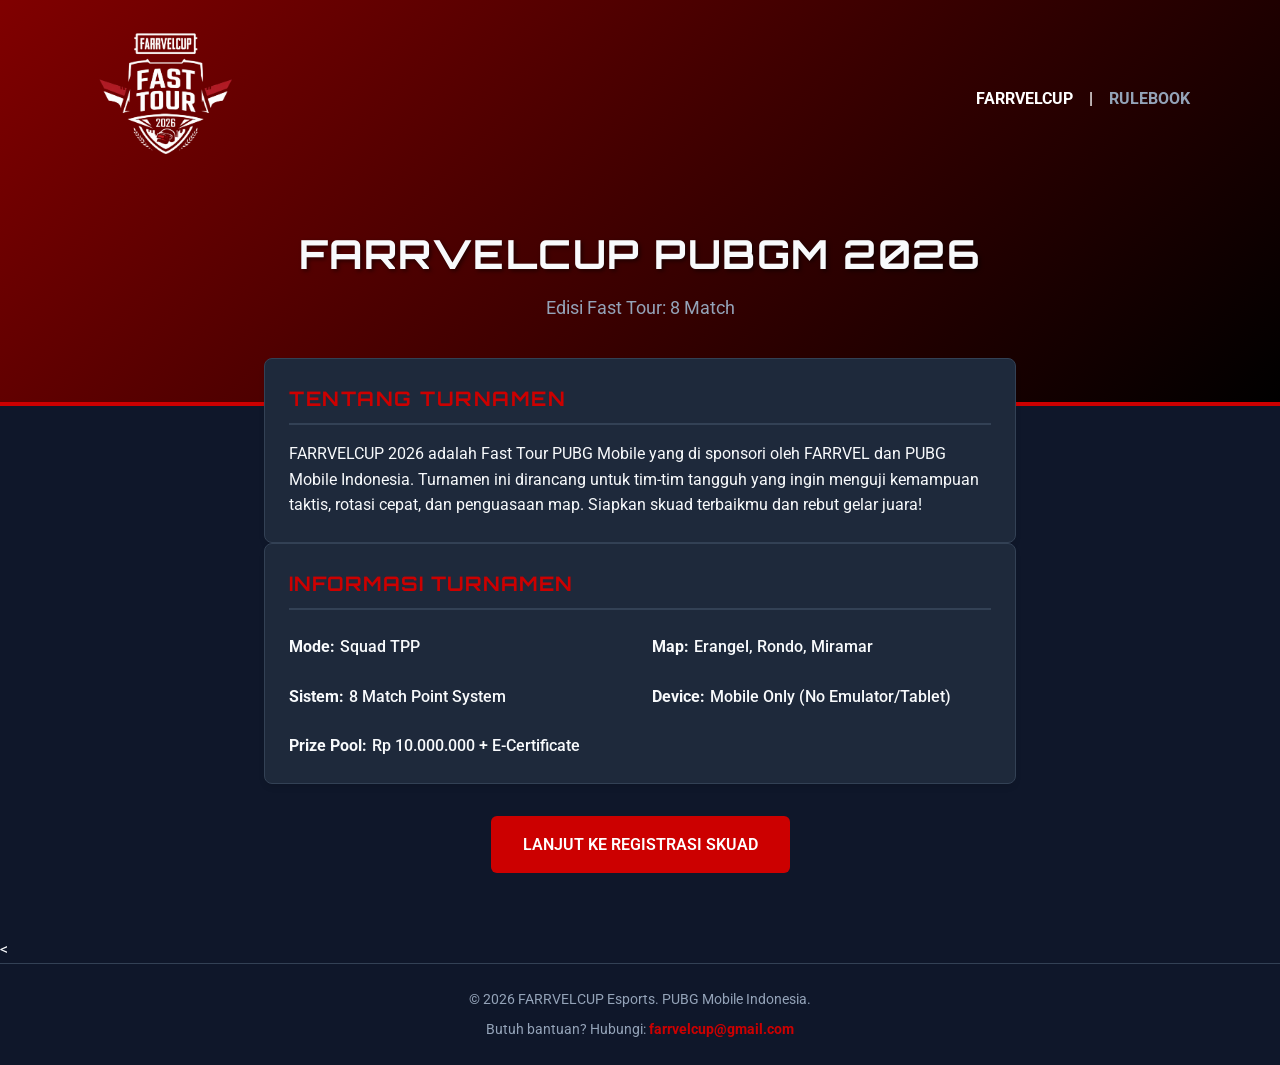
<file: tugas-1/index.html>
<!DOCTYPE html>
<html lang="id">
<head>
    <meta charset="UTF-8">
    <meta name="viewport" content="width=device-width, initial-scale=1.0">
    <title>FARRVELCUP PUBGM 2026</title>
    <link rel="stylesheet" href="style.css">
    <link href="https://fonts.googleapis.com/css2?family=Orbitron:wght@500;700&family=Roboto:wght@400;700&display=swap" rel="stylesheet">
</head>
<body>
    <header class="hero">
        <div class="header-nav">
            <a href="index.html" class="logo">
                <img src="logo.png" alt="Logo FARRVEL">
            </a>
            <nav>
                <span>FARRVELCUP</span>
                <span>|</span>
                <span class="muted">RULEBOOK</span>
            </nav>
        </div>
        <div class="hero-content">
            <h1>FARRVELCUP PUBGM 2026</h1>
            <p>Edisi Fast Tour: 8 Match</p>
        </div>
    </header>

    <main class="container">
        <section class="card">
            <h2>Tentang Turnamen</h2>
            <p>FARRVELCUP 2026 adalah Fast Tour PUBG Mobile yang di sponsori oleh FARRVEL dan PUBG Mobile Indonesia. Turnamen ini dirancang untuk tim-tim tangguh yang ingin menguji kemampuan taktis, rotasi cepat, dan penguasaan map. Siapkan skuad terbaikmu dan rebut gelar juara!</p>
        </section>

        <section class="card">
            <h2 class="section-title">INFORMASI TURNAMEN</h2>
            <ul class="detail-list">
                <li><strong>Mode:</strong> Squad TPP</li>
                <li><strong>Map:</strong> Erangel, Rondo, Miramar</li>
                <li><strong>Sistem:</strong> 8 Match Point System</li>
                <li><strong>Device:</strong> Mobile Only (No Emulator/Tablet)</li>
                <li><strong>Prize Pool:</strong> Rp 10.000.000 + E-Certificate</li>
            </ul>
        </section>

        <div style="text-align: center; margin: 2rem 0;">
            <a href="registrasi.html" class="btn-submit" style="display: inline-block; text-decoration: none; padding: 1rem 2rem;">LANJUT KE REGISTRASI SKUAD</a>
        </div>
    </main>

    <<footer>
        <p>&copy; 2026 FARRVELCUP Esports. PUBG Mobile Indonesia.</p>
        <p style="margin-top: 0.5rem; font-size: 0.85rem; color: var(--text-muted);">
            Butuh bantuan? Hubungi: <a href="mailto:farrvelcup@gmail.com" style="color: var(--accent-red); text-decoration: none; font-weight: bold;">farrvelcup@gmail.com</a>
        </p>
    </footer>
</body>
</html>
</file>
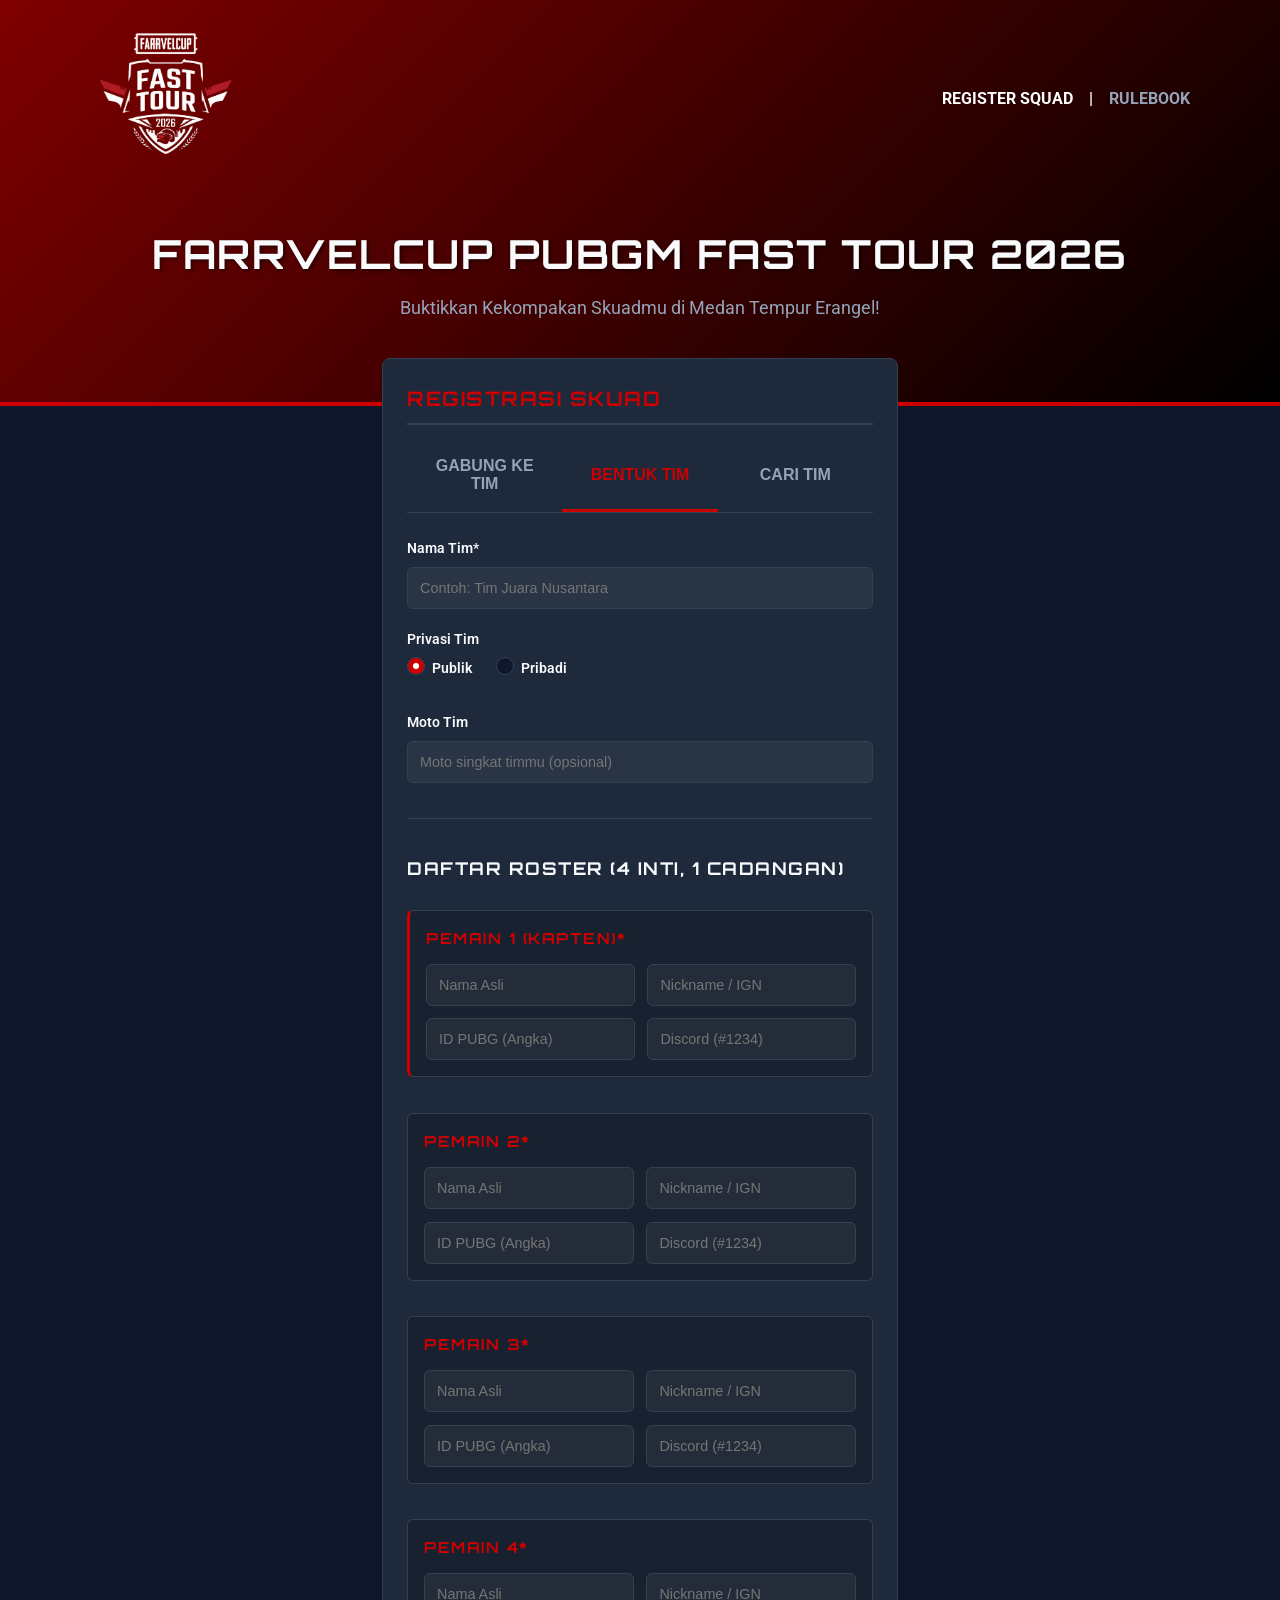
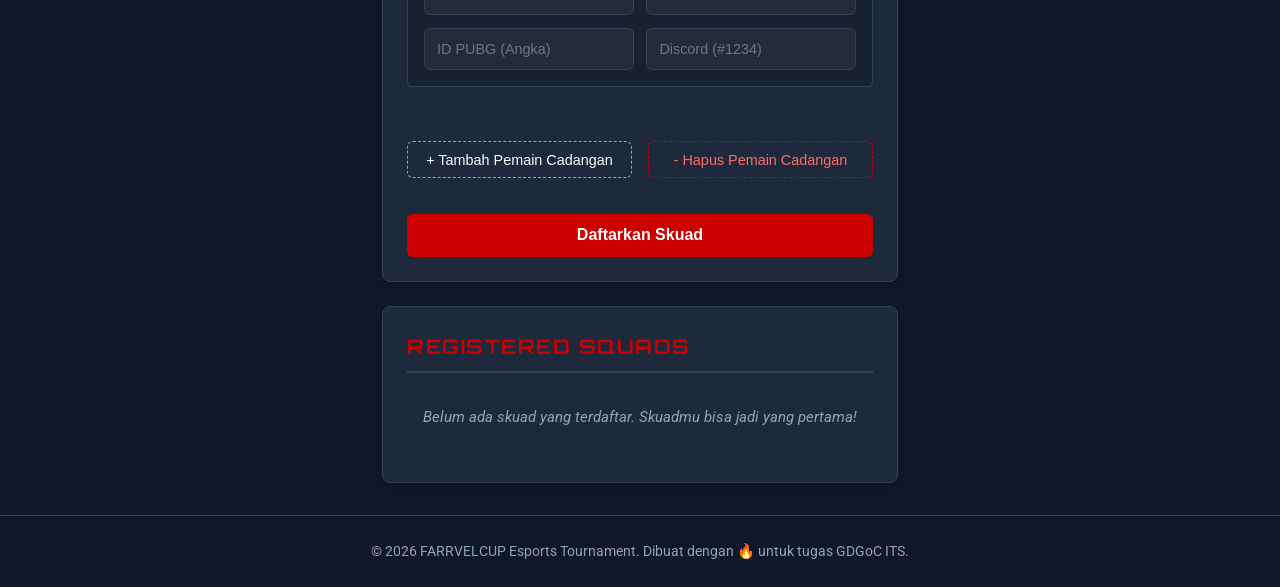
<file: tugas-1/registrasi.html>
<!DOCTYPE html>
<html lang="id">
<head>
    <meta charset="UTF-8">
    <meta name="viewport" content="width=device-width, initial-scale=1.0">
    <title>FARRVELCUP PUBGM FAST TOUR 2026</title>
    <link rel="stylesheet" href="style.css">
    <link href="https://fonts.googleapis.com/css2?family=Roboto:wght@400;700&family=Orbitron:wght@500;700&display=swap" rel="stylesheet">
</head>
<body>
    <header class="hero">
        <div class="header-nav">
            <a href="index.html" class="logo">
                <img src="logo.png" alt="Logo FARRVEL">
            </a>
            <nav>
                <span>REGISTER SQUAD</span>
                <span>|</span>
                <span class="muted">RULEBOOK</span>
            </nav>
        </div>
        <div class="hero-content">
            <h1>FARRVELCUP PUBGM FAST TOUR 2026</h1>
            <p>Buktikkan Kekompakan Skuadmu di Medan Tempur Erangel!</p>
        </div>
    </header>

    <main class="container">
        <div class="content-block">
            <section class="card registration-card">
                <h2>Registrasi Skuad</h2>
                <div class="tabs">
                    <button class="tab-btn inactive" data-tab="join">GABUNG KE TIM</button>
                    <button class="tab-btn active" data-tab="create">BENTUK TIM</button>
                    <button class="tab-btn inactive" data-tab="find">CARI TIM</button>
                </div>
                
                <div class="tab-content" id="create-team-content">
                    <form id="registrationForm">
                        <div class="input-group">
                            <label for="teamName">Nama Tim*</label>
                            <input type="text" id="teamName" placeholder="Contoh: Tim Juara Nusantara" required>
                        </div>
                        
                        <div class="input-group">
                            <label>Privasi Tim</label>
                            <div class="radio-group">
                                <label class="radio-container">Publik
                                    <input type="radio" checked="checked" name="privacy" value="public">
                                    <span class="checkmark"></span>
                                </label>
                                    <label class="radio-container">Pribadi
                                    <input type="radio" name="privacy" value="private">
                                <span class="checkmark"></span>
                                </label>
                            </div>
                        </div>

                        <div class="input-group">
                            <label for="moto">Moto Tim</label>
                            <input type="text" id="moto" placeholder="Moto singkat timmu (opsional)">
                        </div>

                        <hr class="divider">
                        <h3>Daftar Roster (4 Inti, 1 Cadangan)</h3>

                        <div class="player-card captain-card">
                            <h4>Pemain 1 (Kapten)*</h4>
                            <div class="input-grid">
                                <input type="text" id="p1-name" placeholder="Nama Asli" required>
                                <input type="text" id="p1-ign" placeholder="Nickname / IGN" required>
                                <input type="number" id="p1-id" placeholder="ID PUBG (Angka)" required>
                                <input type="text" id="p1-discord" placeholder="Discord (#1234)" required>
                            </div>
                        </div>

                        <div class="player-card">
                            <h4>Pemain 2*</h4>
                            <div class="input-grid">
                                <input type="text" id="p2-name" placeholder="Nama Asli" required>
                                <input type="text" id="p2-ign" placeholder="Nickname / IGN" required>
                                <input type="number" id="p2-id" placeholder="ID PUBG (Angka)" required>
                                <input type="text" id="p2-discord" placeholder="Discord (#1234)" required>
                            </div>
                        </div>

                        <div class="player-card">
                            <h4>Pemain 3*</h4>
                            <div class="input-grid">
                                <input type="text" id="p3-name" placeholder="Nama Asli" required>
                                <input type="text" id="p3-ign" placeholder="Nickname / IGN" required>
                                <input type="number" id="p3-id" placeholder="ID PUBG (Angka)" required>
                                <input type="text" id="p3-discord" placeholder="Discord (#1234)" required>
                            </div>
                        </div>

                        <div class="player-card">
                            <h4>Pemain 4*</h4>
                            <div class="input-grid">
                                <input type="text" id="p4-name" placeholder="Nama Asli" required>
                                <input type="text" id="p4-ign" placeholder="Nickname / IGN" required>
                                <input type="number" id="p4-id" placeholder="ID PUBG (Angka)" required>
                                <input type="text" id="p4-discord" placeholder="Discord (#1234)" required>
                            </div>
                        </div>

                        <div id="substitute-container"></div>

                        <div class="roster-actions">
                            <button type="button" id="addPlayerBtn" class="btn-outline">+ Tambah Pemain Cadangan</button>
                            <button type="button" id="removePlayerBtn" class="btn-outline btn-danger hidden">- Hapus Pemain Cadangan</button>
                        </div>

                        <button type="submit" class="btn-submit">Daftarkan Skuad</button>
                        <p id="formMessage" class="hidden message"></p>
                    </form>
                </div>

                <div class="tab-content hidden" id="join-team-content">
                    <p>Fitur untuk bergabung ke tim akan segera hadir.</p>
                </div>
                
                <div class="tab-content hidden" id="find-team-content">
                    <p>Fitur untuk mencari tim akan segera hadir.</p>
                </div>
            </section>

            <section class="card">
                <h2>Registered Squads</h2>
                <ul id="squadList" class="squad-list">
                    <li class="empty-state">Belum ada skuad yang terdaftar. Skuadmu bisa jadi yang pertama!</li>
                </ul>
            </section>
        </div>
    </main>

    <footer>
        <p>&copy; 2026 FARRVELCUP Esports Tournament. Dibuat dengan 🔥 untuk tugas GDGoC ITS.</p>
    </footer>

    <script src="script.js"></script>
</body>
</html>
</file>
<file: tugas-1/style.css>
/* --- Root Variables untuk Tema Esports Marun Tua --- */
:root {
    --primary-maroon: #800000;
    --accent-red: #CC0000;
    --bg-dark: #0f172a;
    --text-light: #f8fafc;
    --text-muted: #94a3b8;
    --card-bg: #1e293b;
    --border-color: #334155;
    --success-color: #10b981;
}

/* --- Reset & Base Styles --- */
* {
    margin: 0;
    padding: 0;
    box-sizing: border-box;
}

body {
    background-color: var(--bg-dark);
    color: var(--text-light);
    line-height: 1.6;
    display: flex;
    flex-direction: column;
    min-height: 100vh;
    font-family: 'Roboto', sans-serif;
}

h1, h2, h3, h4, .logo-placeholder {
    font-family: 'Orbitron', sans-serif;
    text-transform: uppercase;
    letter-spacing: 1.5px;
}

/* --- Header / Hero Section --- */
.hero {
    background: linear-gradient(135deg, var(--primary-maroon), #000);
    color: white;
    padding: 1.5rem 2rem 5rem 2rem;
    text-align: center;
    border-bottom: 4px solid var(--accent-red);
}

.header-nav {
    display: flex;
    justify-content: space-between;
    align-items: center;
    max-width: 1100px;
    margin: 0 auto;
    margin-bottom: 3rem;
}

.logo {
    display: flex;
    align-items: center;
}

.logo img {
    max-height: 150px;
    width: auto;
    object-fit: contain;
}

.header-nav nav {
    display: flex;
    gap: 1rem;
    font-weight: 700;
}

.header-nav .muted {
    color: var(--text-muted);
}

.hero h1 {
    font-size: 2.5rem;
    margin-bottom: 0.5rem;
    color: var(--text-light);
    text-shadow: 2px 2px 4px rgba(0,0,0,0.5);
}

.hero p {
    font-size: 1.1rem;
    color: var(--text-muted);
}

/* --- Main Layout --- */
.container {
    max-width: 800px;
    margin: -3rem auto 2rem auto;
    padding: 0 1.5rem;
    flex: 1;
}

.content-block {
    display: flex;
    flex-direction: column;
    gap: 1.5rem;
}

/* --- Cards --- */
.card {
    background-color: var(--card-bg);
    border: 1px solid var(--border-color);
    border-radius: 8px;
    padding: 1.5rem;
    box-shadow: 0 4px 6px -1px rgba(0, 0, 0, 0.1);
}

.card h2 {
    font-size: 1.25rem;
    margin-bottom: 1rem;
    color: var(--accent-red);
    border-bottom: 2px solid var(--border-color);
    padding-bottom: 0.5rem;
}

/* --- Style Khusus Judul Section (Untuk Info Turnamen) --- */
.section-title {
    font-size: 1.25rem;
    margin-bottom: 1.5rem;
    color: var(--accent-red);
    border-bottom: 1px solid var(--border-color);
    padding-bottom: 0.8rem;
    text-transform: uppercase;
    letter-spacing: 1px;
}

/* --- Layout 2 Kolom untuk Detail List --- */
.detail-list {
    list-style: none;
    display: grid;
    grid-template-columns: 1fr 1fr; /* Membagi jadi 2 kolom */
    gap: 1.5rem; /* Jarak antar elemen */
    padding-top: 0.5rem;
}

.detail-list li {
    display: flex;
    align-items: center;
    font-size: 1rem;
    font-weight: 500;
    color: var(--text-light);
}

.detail-list li strong {
    margin-right: 5px;
    font-weight: 700;
}

/* --- Tabs Pendaftaran --- */
.tabs {
    display: flex;
    border-bottom: 1px solid var(--border-color);
    margin-bottom: 1.5rem;
}

.tab-btn {
    flex: 1;
    background: none;
    border: none;
    border-bottom: 3px solid transparent;
    padding: 1rem;
    font-size: 1rem;
    font-weight: 700;
    color: var(--text-muted);
    cursor: pointer;
    transition: all 0.3s ease;
}

.tab-btn.active {
    color: var(--accent-red);
    border-bottom-color: var(--accent-red);
}

.tab-btn:hover:not(.active) {
    color: var(--text-light);
}

.tab-content.hidden {
    display: none;
}

/* --- Form Styles --- */
form {
    display: flex;
    flex-direction: column;
    gap: 1.2rem;
}

.input-group {
    display: flex;
    flex-direction: column;
    gap: 0.4rem;
}

.input-group label {
    font-size: 0.9rem;
    font-weight: 600;
    color: var(--text-light);
}

input[type="text"], input[type="number"] {
    width: 100%;
    padding: 0.75rem;
    border: 1px solid var(--border-color);
    border-radius: 6px;
    font-size: 0.9rem;
    background-color: rgba(255, 255, 255, 0.05);
    color: var(--text-light);
    transition: border-color 0.3s ease;
}

input[type="number"]::-webkit-inner-spin-button, 
input[type="number"]::-webkit-outer-spin-button { 
    -webkit-appearance: none; 
    margin: 0; 
}

input:focus {
    outline: none;
    border-color: var(--accent-red);
}

/* Radio buttons kustom */
.radio-group {
    display: flex;
    gap: 1.5rem;
}

.radio-container {
    display: block;
    position: relative;
    padding-left: 25px;
    margin-bottom: 12px;
    cursor: pointer;
    font-size: 0.9rem;
    user-select: none;
    color: var(--text-muted);
}

.radio-container input {
    position: absolute;
    opacity: 0;
    cursor: pointer;
}

.checkmark {
    position: absolute;
    top: 0;
    left: 0;
    height: 18px;
    width: 18px;
    background-color: var(--bg-dark);
    border-radius: 50%;
    border: 1px solid var(--border-color);
}

.radio-container:hover input ~ .checkmark {
    background-color: #555;
}

.radio-container input:checked ~ .checkmark {
    background-color: var(--accent-red);
}

.checkmark:after {
    content: "";
    position: absolute;
    display: none;
    top: 5px;
    left: 5px;
    width: 6px;
    height: 6px;
    border-radius: 50%;
    background: white;
}

.radio-container input:checked ~ .checkmark:after {
    display: block;
}

/* --- Form Roster Specifics --- */
.divider {
    border: 0;
    height: 1px;
    background: var(--border-color);
    margin: 1rem 0;
}

h3 {
    color: var(--text-light);
    font-size: 1.1rem;
    margin-bottom: 0.5rem;
}

.player-card {
    background-color: rgba(0, 0, 0, 0.2);
    border: 1px solid var(--border-color);
    border-radius: 6px;
    padding: 1rem;
    margin-bottom: 1rem;
}

.captain-card {
    border-left: 3px solid var(--accent-red);
}

.player-card h4 {
    font-size: 0.95rem;
    color: var(--accent-red);
    margin-bottom: 0.8rem;
}

.input-grid {
    display: grid;
    grid-template-columns: 1fr 1fr; /* 2 kolom berdampingan */
    gap: 0.8rem;
}

.roster-actions {
    display: flex;
    gap: 1rem;
    margin-bottom: 1rem;
}

.btn-outline {
    background: transparent;
    color: var(--text-light);
    border: 1px dashed var(--text-muted);
    padding: 0.6rem 1rem;
    border-radius: 6px;
    cursor: pointer;
    font-size: 0.9rem;
    transition: all 0.3s ease;
    flex: 1;
}

.btn-outline:hover {
    border-color: var(--text-light);
    background: rgba(255,255,255,0.05);
}

.btn-danger {
    border-color: var(--accent-red);
    color: #ff6b6b;
}

.btn-danger:hover {
    background: rgba(204, 0, 0, 0.1);
    border-color: #ff6b6b;
}

.btn-submit {
    background-color: var(--accent-red);
    color: white;
    border: none;
    padding: 0.8rem;
    border-radius: 6px;
    font-size: 1rem;
    font-weight: 600;
    cursor: pointer;
    transition: background-color 0.3s ease;
    text-decoration: none;
    text-align: center;
}

.btn-submit:hover {
    background-color: #b30000;
}

/* --- Squad List --- */
.squad-list {
    list-style: none;
}

.squad-list li {
    background-color: var(--bg-dark);
    padding: 1rem;
    border-radius: 6px;
    margin-bottom: 0.8rem;
    font-size: 0.95rem;
    border-left: 4px solid var(--accent-red);
    display: flex;
    justify-content: space-between;
    align-items: center;
}

.empty-state {
    color: var(--text-muted);
    font-style: italic;
    border-left: none !important;
    background-color: transparent !important;
    justify-content: flex-start !important;
}

.message {
    padding: 0.8rem;
    border-radius: 6px;
    text-align: center;
    font-weight: 600;
    margin-top: 1rem;
}

.message.success {
    background-color: rgba(16, 185, 129, 0.2);
    color: var(--success-color);
    border: 1px solid var(--success-color);
}

.message.hidden {
    display: none;
}

/* --- Footer --- */
footer {
    background-color: var(--bg-dark);
    color: var(--text-muted);
    text-align: center;
    padding: 1.5rem;
    border-top: 1px solid var(--border-color);
    margin-top: auto;
    font-size: 0.9rem;
}

/* --- Responsive Design untuk Mobile --- */
@media (max-width: 768px) {
    .hero h1 {
        font-size: 2rem;
    }
    
    .detail-list {
        grid-template-columns: 1fr; /* Info event jadi 1 kolom di HP */
        gap: 1rem;
    }

    .input-grid {
        grid-template-columns: 1fr; /* Form pendaftaran jadi 1 kolom di HP */
    }
}
</file>
